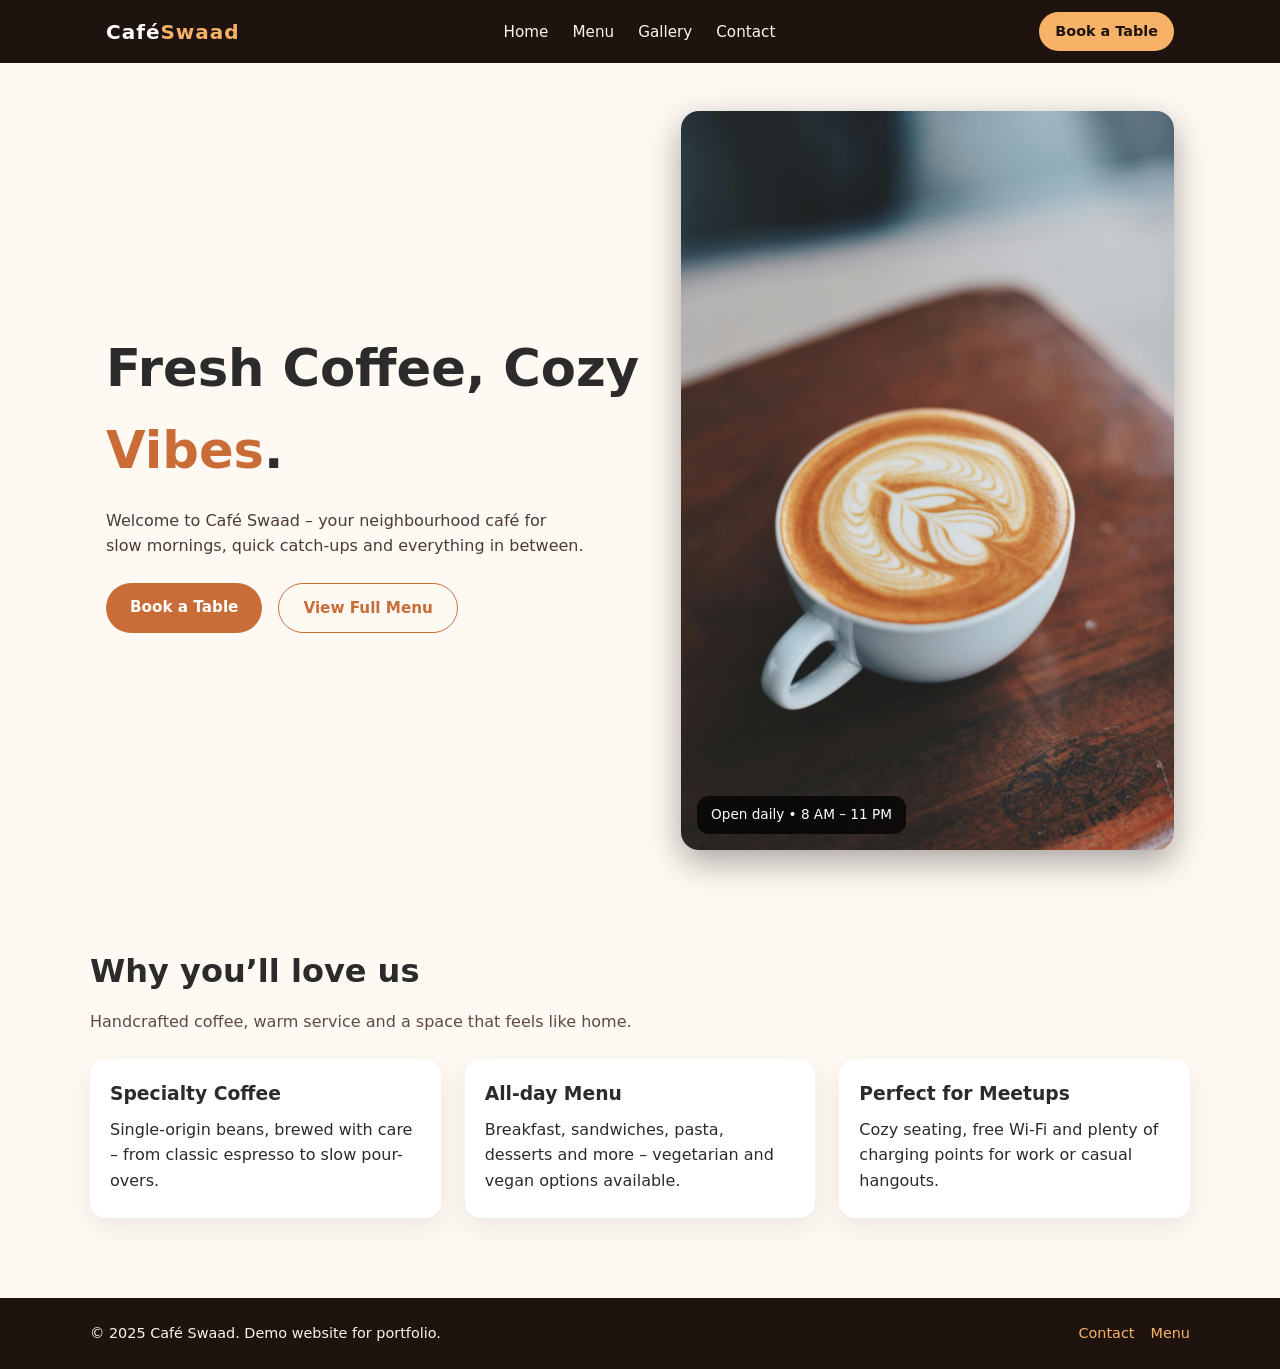
<file: index.html>
<!DOCTYPE html>
<html lang="en">
<head>
  <meta charset="UTF-8" />
  <title>Café Swaad – Fresh Coffee & Bites</title>
  <meta name="viewport" content="width=device-width, initial-scale=1.0" />
  <link rel="stylesheet" href="styles.css" />
</head>
<body>
  <!-- Header / Navbar -->
  <header>
    <div class="container navbar">
      <div class="logo">Café<span>Swaad</span></div>
      <ul class="nav-links">
        <li><a href="index.html">Home</a></li>
        <li><a href="menu.html">Menu</a></li>
        <li><a href="gallery.html">Gallery</a></li>
        <li><a href="booking.html">Contact</a></li>
      </ul>
      <a href="booking.html" class="btn-nav">Book a Table</a>
    </div>
  </header>

  <!-- Hero -->
  <main>
    <section class="hero container">
      <div class="hero-text">
        <h1>Fresh Coffee, Cozy <span>Vibes</span>.</h1>
        <p>
          Welcome to Café Swaad – your neighbourhood café for slow mornings,
          quick catch-ups and everything in between.
        </p>
        <div class="hero-cta">
          <a href="booking.html" class="btn-primary">Book a Table</a>
          <a href="menu.html" class="btn-secondary">View Full Menu</a>
        </div>
      </div>

      <div class="hero-image">
        <!-- UPDATED HERO IMAGE -->
        <img src="images1/latte-table.jpg" alt="Latte with art on a wooden table" />
        <div class="hero-tag">Open daily • 8 AM – 11 PM</div>
      </div>
    </section>

    <!-- Highlights -->
    <section class="section">
      <div class="container">
        <h2>Why you’ll love us</h2>
        <p class="section-subtitle">
          Handcrafted coffee, warm service and a space that feels like home.
        </p>
        <div class="highlight-grid">
          <article class="card">
            <h3>Specialty Coffee</h3>
            <p>
              Single-origin beans, brewed with care – from classic espresso to
              slow pour-overs.
            </p>
          </article>
          <article class="card">
            <h3>All-day Menu</h3>
            <p>
              Breakfast, sandwiches, pasta, desserts and more – vegetarian and
              vegan options available.
            </p>
          </article>
          <article class="card">
            <h3>Perfect for Meetups</h3>
            <p>
              Cozy seating, free Wi-Fi and plenty of charging points for work
              or casual hangouts.
            </p>
          </article>
        </div>
      </div>
    </section>
  </main>

  <!-- Footer -->
  <footer>
    <div class="container footer-content">
      <p>© 2025 Café Swaad. Demo website for portfolio.</p>
      <div class="footer-links">
        <a href="booking.html">Contact</a>
        <a href="menu.html">Menu</a>
      </div>
    </div>
  </footer>
</body>
</html>
</file>
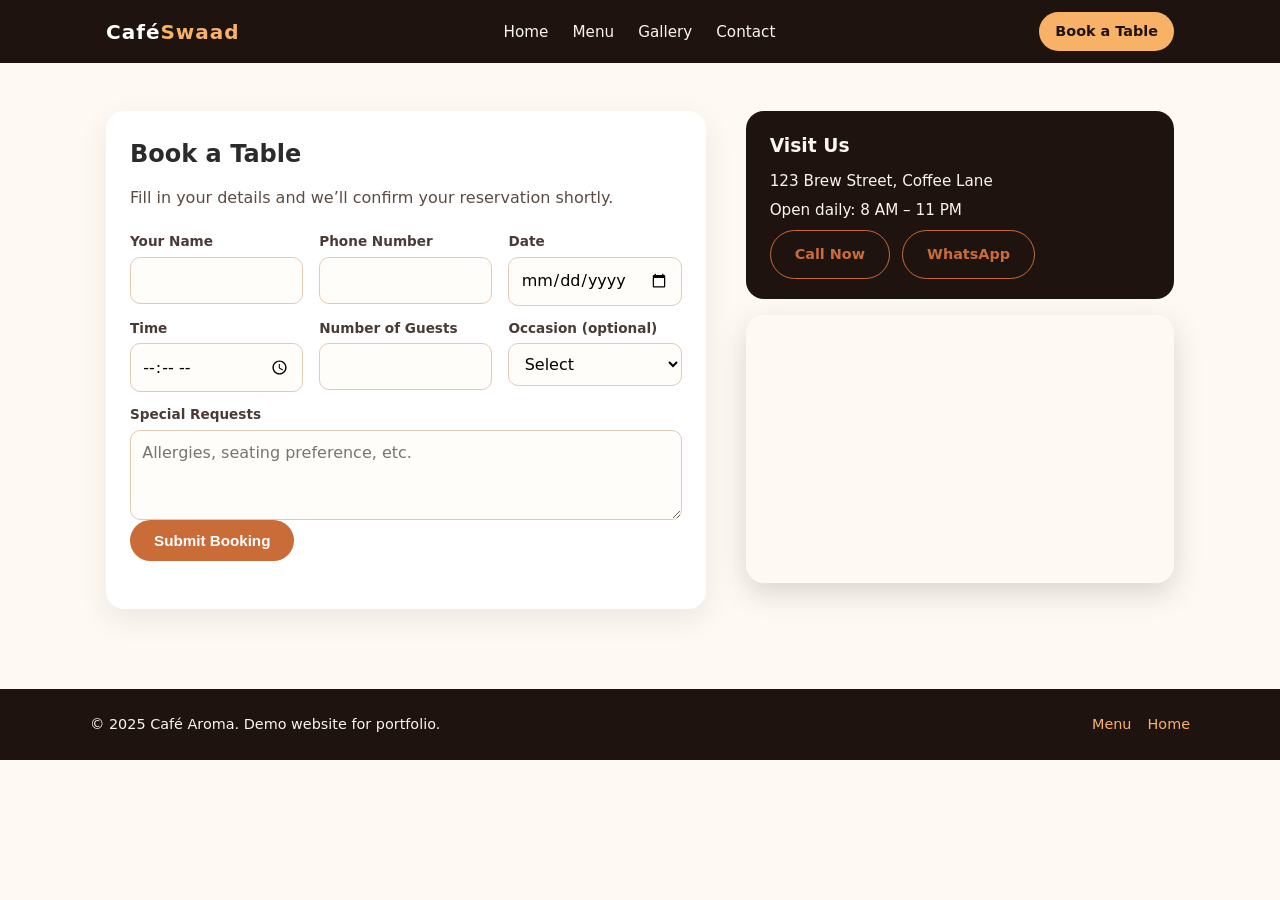
<file: booking.html>
<!DOCTYPE html>
<html lang="en">
<head>
  <meta charset="UTF-8" />
  <title>Book a Table – Café Swaad</title>
  <meta name="viewport" content="width=device-width, initial-scale=1.0" />
  <link rel="stylesheet" href="styles.css" />
</head>
<body>
  <header>
    <div class="container navbar">
      <div class="logo">Café<span>Swaad</span></div>
      <ul class="nav-links">
        <li><a href="index.html">Home</a></li>
        <li><a href="menu.html">Menu</a></li>
        <li><a href="gallery.html">Gallery</a></li>
        <li><a href="booking.html">Contact</a></li>
      </ul>
      <a href="booking.html" class="btn-nav">Book a Table</a>
    </div>
  </header>

  <main>
    <section class="booking-layout container">
      <!-- Form -->
      <form class="booking-form" id="bookingForm">
        <h2>Book a Table</h2>
        <p>Fill in your details and we’ll confirm your reservation shortly.</p>

        <div class="form-grid">
          <div class="form-group">
            <label for="name">Your Name</label>
            <input id="name" name="name" type="text" required />
          </div>

          <div class="form-group">
            <label for="phone">Phone Number</label>
            <input id="phone" name="phone" type="tel" required />
          </div>

          <div class="form-group">
            <label for="date">Date</label>
            <input id="date" name="date" type="date" required />
          </div>

          <div class="form-group">
            <label for="time">Time</label>
            <input id="time" name="time" type="time" required />
          </div>

          <div class="form-group">
            <label for="guests">Number of Guests</label>
            <input id="guests" name="guests" type="number" min="1" max="20" required />
          </div>

          <div class="form-group">
            <label for="occasion">Occasion (optional)</label>
            <select id="occasion" name="occasion">
              <option value="">Select</option>
              <option value="casual">Casual visit</option>
              <option value="birthday">Birthday</option>
              <option value="meeting">Meeting</option>
            </select>
          </div>
        </div>

        <div class="form-group">
          <label for="message">Special Requests</label>
          <textarea id="message" name="message" placeholder="Allergies, seating preference, etc."></textarea>
        </div>

        <button type="submit" class="btn-primary">Submit Booking</button>
        <p id="formMessage" style="margin-top: 0.75rem; font-size: 0.9rem;"></p>
      </form>

      <!-- Contact info + Map -->
      <aside class="booking-aside">
        <div class="contact-card">
          <h3>Visit Us</h3>
          <p>123 Brew Street, Coffee Lane</p>
          <p>Open daily: 8 AM – 11 PM</p>
          <div class="contact-links">
            <a href="tel:+911234567890" class="btn-secondary">Call Now</a>
            <a href="https://wa.me/911234567890" class="btn-secondary">WhatsApp</a>
          </div>
        </div>

        <div class="map-wrapper">
          <!-- You can replace src with a real Google Maps embed -->
          <iframe
            src="https://maps.google.com/maps?q=new%20delhi&t=&z=13&ie=UTF8&iwloc=&output=embed"
            width="100%"
            height="260"
            style="border:0;"
            loading="lazy"
            referrerpolicy="no-referrer-when-downgrade">
          </iframe>
        </div>
      </aside>
    </section>
  </main>

  <footer>
    <div class="container footer-content">
      <p>© 2025 Café Aroma. Demo website for portfolio.</p>
      <div class="footer-links">
        <a href="menu.html">Menu</a>
        <a href="index.html">Home</a>
      </div>
    </div>
  </footer>

  <script src="script.js"></script>
</body>
</html>
</file>
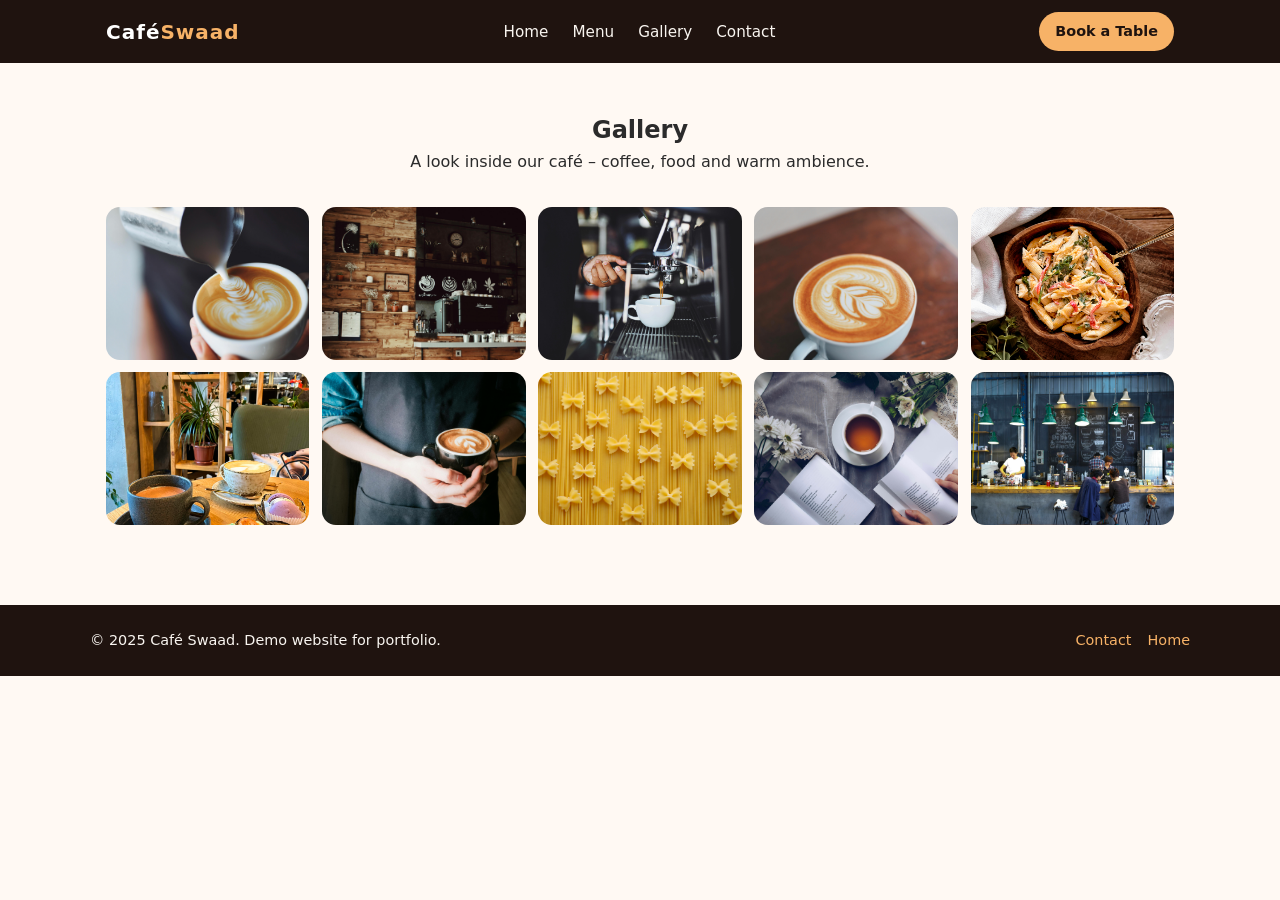
<file: gallery.html>
<!DOCTYPE html>
<html lang="en">
<head>
  <meta charset="UTF-8" />
  <title>Gallery – Café Swaad</title>
  <meta name="viewport" content="width=device-width, initial-scale=1.0" />
  <link rel="stylesheet" href="styles.css" />
</head>
<body>
  <header>
    <div class="container navbar">
      <div class="logo">Café<span>Swaad</span></div>
      <ul class="nav-links">
        <li><a href="index.html">Home</a></li>
        <li><a href="menu.html">Menu</a></li>
        <li><a href="gallery.html">Gallery</a></li>
        <li><a href="booking.html">Contact</a></li>
      </ul>
      <a href="booking.html" class="btn-nav">Book a Table</a>
    </div>
  </header>

  <main>
    <section class="gallery-header container">
      <h1>Gallery</h1>
      <p>A look inside our café – coffee, food and warm ambience.</p>
    </section>

    <section class="gallery-grid container">
      <!-- Top hero-ish shots -->
      <img src="images1/coffee-pour.jpg" alt="Barista pouring latte art into a cup" />
      <img src="images1/cafe-interior-1.jpg" alt="Rustic café interior with wooden wall" />
      <img src="images1/espresso-machine.jpg" alt="Espresso machine pulling a shot" />

      <!-- Drinks & food -->
      <img src="images1/latte-table.jpg" alt="Latte with art on a wooden table" />
      <img src="images1/latte-wood.jpg" alt="Close-up of latte art on a wooden surface" />
      <img src="images1/pasta.jpg" alt="Bowl of creamy pasta with vegetables" />

      <!-- Snacks & people -->
      <img src="images1/cafe-snacks.jpg" alt="Coffee and macarons in a cozy café" />
      <img src="images1/barista.jpg" alt="Barista holding a cup of coffee" />

      <!-- Background & mood shots -->
      <img src="images1/pasta-pattern.jpg" alt="Pattern of bow-tie pasta on spaghetti background" />
      <img src="images1/tea-books.jpg" alt="Cup of tea with flowers and open books" />
    </section>
  </main>

  <footer>
    <div class="container footer-content">
      <p>© 2025 Café Swaad. Demo website for portfolio.</p>
      <div class="footer-links">
        <a href="booking.html">Contact</a>
        <a href="index.html">Home</a>
      </div>
    </div>
  </footer>
</body>
</html>
</file>
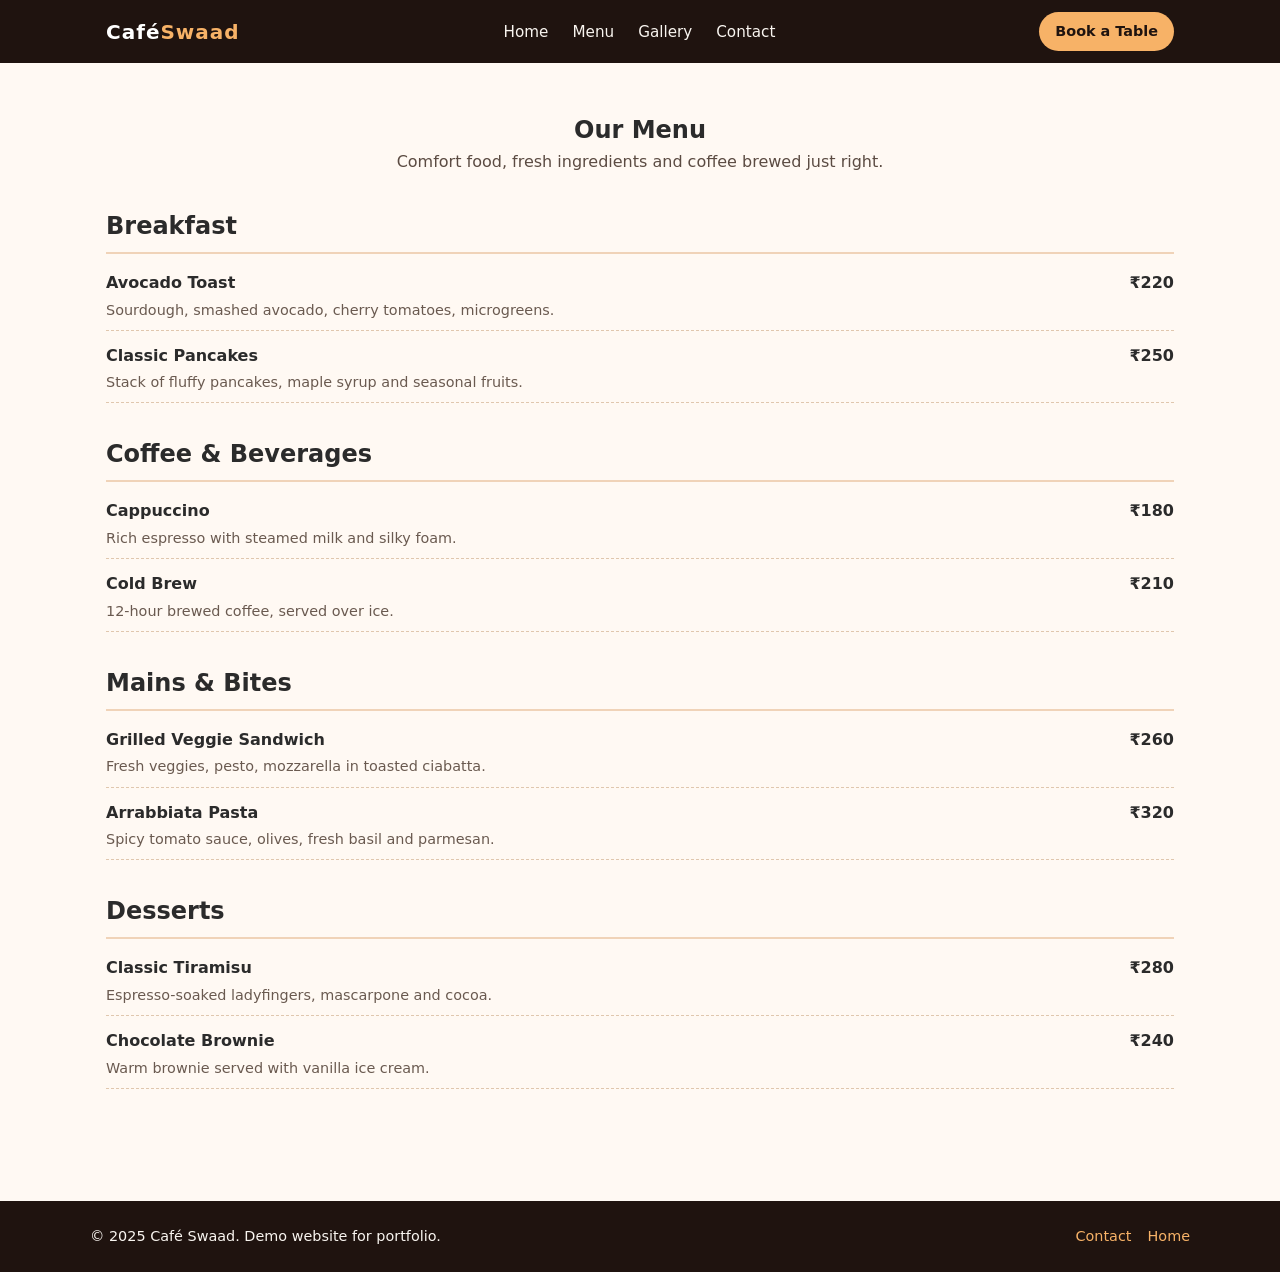
<file: menu.html>
<!DOCTYPE html>
<html lang="en">
<head>
  <meta charset="UTF-8" />
  <title>Menu – Café Swaad</title>
  <meta name="viewport" content="width=device-width, initial-scale=1.0" />
  <link rel="stylesheet" href="styles.css" />
</head>
<body>
  <header>
    <div class="container navbar">
      <div class="logo">Café<span>Swaad</span></div>
      <ul class="nav-links">
        <li><a href="index.html">Home</a></li>
        <li><a href="menu.html">Menu</a></li>
        <li><a href="gallery.html">Gallery</a></li>
        <li><a href="booking.html">Contact</a></li>
      </ul>
      <a href="booking.html" class="btn-nav">Book a Table</a>
    </div>
  </header>

  <main>
    <section class="menu-page-header container">
      <h1>Our Menu</h1>
      <p>Comfort food, fresh ingredients and coffee brewed just right.</p>
    </section>

    <section class="menu-section container">
      <!-- Breakfast -->
      <div class="menu-category">
        <h2>Breakfast</h2>
        <div class="menu-grid">
          <div class="menu-item">
            <div class="menu-item-info">
              <h3>Avocado Toast</h3>
              <p>Sourdough, smashed avocado, cherry tomatoes, microgreens.</p>
            </div>
            <div class="menu-item-price">₹220</div>
          </div>

          <div class="menu-item">
            <div class="menu-item-info">
              <h3>Classic Pancakes</h3>
              <p>Stack of fluffy pancakes, maple syrup and seasonal fruits.</p>
            </div>
            <div class="menu-item-price">₹250</div>
          </div>
        </div>
      </div>

      <!-- Coffee & Beverages -->
      <div class="menu-category">
        <h2>Coffee & Beverages</h2>
        <div class="menu-grid">
          <div class="menu-item">
            <div class="menu-item-info">
              <h3>Cappuccino</h3>
              <p>Rich espresso with steamed milk and silky foam.</p>
            </div>
            <div class="menu-item-price">₹180</div>
          </div>

          <div class="menu-item">
            <div class="menu-item-info">
              <h3>Cold Brew</h3>
              <p>12-hour brewed coffee, served over ice.</p>
            </div>
            <div class="menu-item-price">₹210</div>
          </div>
        </div>
      </div>

      <!-- Mains -->
      <div class="menu-category">
        <h2>Mains & Bites</h2>
        <div class="menu-grid">
          <div class="menu-item">
            <div class="menu-item-info">
              <h3>Grilled Veggie Sandwich</h3>
              <p>Fresh veggies, pesto, mozzarella in toasted ciabatta.</p>
            </div>
            <div class="menu-item-price">₹260</div>
          </div>

          <div class="menu-item">
            <div class="menu-item-info">
              <h3>Arrabbiata Pasta</h3>
              <p>Spicy tomato sauce, olives, fresh basil and parmesan.</p>
            </div>
            <div class="menu-item-price">₹320</div>
          </div>
        </div>
      </div>

      <!-- Desserts -->
      <div class="menu-category">
        <h2>Desserts</h2>
        <div class="menu-grid">
          <div class="menu-item">
            <div class="menu-item-info">
              <h3>Classic Tiramisu</h3>
              <p>Espresso-soaked ladyfingers, mascarpone and cocoa.</p>
            </div>
            <div class="menu-item-price">₹280</div>
          </div>

          <div class="menu-item">
            <div class="menu-item-info">
              <h3>Chocolate Brownie</h3>
              <p>Warm brownie served with vanilla ice cream.</p>
            </div>
            <div class="menu-item-price">₹240</div>
          </div>
        </div>
      </div>
    </section>
  </main>

  <footer>
    <div class="container footer-content">
      <p>© 2025 Café Swaad. Demo website for portfolio.</p>
      <div class="footer-links">
        <a href="booking.html">Contact</a>
        <a href="index.html">Home</a>
      </div>
    </div>
  </footer>
</body>
</html>
</file>
<file: styles.css>
/* ========== Base Reset & Typography ========== */
* {
  margin: 0;
  padding: 0;
  box-sizing: border-box;
}

html {
  scroll-behavior: smooth;
}

body {
  font-family: system-ui, -apple-system, BlinkMacSystemFont, "Segoe UI", sans-serif;
  background: #fff9f3;
  color: #2b2b2b;
  line-height: 1.6;
}

/* ========== Layout Helpers ========== */
.container {
  width: min(1100px, 100% - 2rem);
  margin: 0 auto;
}

/* ========== Header / Navbar ========== */
header {
  background: #1f130f;
  color: #fff;
  position: sticky;
  top: 0;
  z-index: 50;
}

.navbar {
  display: flex;
  align-items: center;
  justify-content: space-between;
  padding: 0.75rem 1rem;
}

.logo {
  font-weight: 700;
  font-size: 1.25rem;
  letter-spacing: 1px;
}

.logo span {
  color: #f7b267;
}

.nav-links {
  list-style: none;
  display: flex;
  gap: 1.5rem;
}

.nav-links a {
  text-decoration: none;
  color: #f9f5f0;
  font-size: 0.95rem;
  transition: opacity 0.2s;
}

.nav-links a:hover {
  opacity: 0.7;
}

.btn-nav {
  padding: 0.5rem 1rem;
  border-radius: 999px;
  border: none;
  background: #f7b267;
  color: #1f130f;
  font-weight: 600;
  text-decoration: none;
  font-size: 0.9rem;
  cursor: pointer;
  transition: transform 0.15s, box-shadow 0.15s, opacity 0.2s;
}

.btn-nav:hover {
  transform: translateY(-1px);
  box-shadow: 0 4px 10px rgba(0, 0, 0, 0.2);
  opacity: 0.9;
}

/* ========== Hero Section (Home) ========== */
.hero {
  min-height: 75vh;
  display: grid;
  grid-template-columns: 1.1fr 1fr;
  gap: 2rem;
  align-items: center;
  padding: 3rem 1rem;
}

.hero-text h1 {
  font-size: clamp(2.4rem, 4vw, 3.2rem);
  margin-bottom: 1rem;
}

.hero-text h1 span {
  color: #c96c38;
}

.hero-text p {
  max-width: 30rem;
  margin-bottom: 1.5rem;
  color: #4a3b35;
}

.hero-cta {
  display: flex;
  gap: 1rem;
  flex-wrap: wrap;
}

.btn-primary,
.btn-secondary {
  padding: 0.75rem 1.5rem;
  border-radius: 999px;
  border: none;
  cursor: pointer;
  font-weight: 600;
  text-decoration: none;
  font-size: 0.95rem;
  transition: transform 0.15s, box-shadow 0.15s, background 0.15s, color 0.15s;
}

.btn-primary {
  background: #c96c38;
  color: #fff;
}

.btn-primary:hover {
  transform: translateY(-1px);
  box-shadow: 0 4px 10px rgba(0, 0, 0, 0.2);
}

.btn-secondary {
  background: transparent;
  color: #c96c38;
  border: 1px solid #c96c38;
}

.btn-secondary:hover {
  background: #c96c38;
  color: #fff;
}

.hero-image {
  position: relative;
  border-radius: 18px;
  overflow: hidden;
  box-shadow: 0 12px 35px rgba(0, 0, 0, 0.35);
}

.hero-image img {
  width: 100%;
  height: 100%;
  display: block;
  object-fit: cover;
}

.hero-tag {
  position: absolute;
  bottom: 1rem;
  left: 1rem;
  background: rgba(0, 0, 0, 0.75);
  color: #fff;
  padding: 0.5rem 0.9rem;
  border-radius: 12px;
  font-size: 0.85rem;
}

/* ========== Section Styles ========== */
.section {
  padding: 3rem 1rem;
}

.section h2 {
  font-size: 2rem;
  margin-bottom: 0.75rem;
}

.section-subtitle {
  margin-bottom: 1.5rem;
  color: #5b4b42;
}

/* ========== Home – Highlights ========== */
.highlight-grid {
  display: grid;
  grid-template-columns: repeat(auto-fit, minmax(220px, 1fr));
  gap: 1.5rem;
}

.card {
  background: #fff;
  border-radius: 16px;
  padding: 1.25rem 1.25rem 1.5rem;
  box-shadow: 0 10px 30px rgba(0, 0, 0, 0.08);
}

.card h3 {
  margin-bottom: 0.5rem;
}

/* ========== Menu Page ========== */
.menu-page-header {
  text-align: center;
  padding: 3rem 1rem 1rem;
}

.menu-page-header p {
  color: #5b4b42;
}

.menu-section {
  padding: 1rem 1rem 3rem;
}

.menu-category {
  margin-bottom: 2rem;
}

.menu-category h2 {
  border-bottom: 2px solid #f0d3b8;
  padding-bottom: 0.4rem;
  margin-bottom: 1rem;
}

.menu-grid {
  display: grid;
  gap: 0.75rem 1.5rem;
}

.menu-item {
  display: flex;
  justify-content: space-between;
  gap: 1rem;
  padding-bottom: 0.5rem;
  border-bottom: 1px dashed #e0c7ae;
}

.menu-item-info h3 {
  font-size: 1rem;
  margin-bottom: 0.2rem;
}

.menu-item-info p {
  font-size: 0.9rem;
  color: #6a5a50;
}

.menu-item-price {
  font-weight: 600;
  white-space: nowrap;
}

/* ========== Gallery Page ========== */
.gallery-header {
  text-align: center;
  padding: 3rem 1rem 1rem;
}

.gallery-grid {
  padding: 1rem 1rem 3rem;
  display: grid;
  grid-template-columns: repeat(auto-fit, minmax(200px, 1fr));
  gap: 0.8rem;
}

.gallery-grid img {
  width: 100%;
  display: block;
  border-radius: 14px;
  object-fit: cover;
  aspect-ratio: 4 / 3;
  filter: saturate(1.1);
  transition: transform 0.2s, box-shadow 0.2s;
}

.gallery-grid img:hover {
  transform: translateY(-3px);
  box-shadow: 0 10px 25px rgba(0, 0, 0, 0.25);
}

/* ========== Booking / Contact Page ========== */
.booking-layout {
  padding: 3rem 1rem;
  display: grid;
  grid-template-columns: minmax(0, 1.4fr) minmax(0, 1fr);
  gap: 2.5rem;
}

.booking-form {
  background: #fff;
  border-radius: 18px;
  padding: 1.5rem 1.5rem 1.75rem;
  box-shadow: 0 10px 30px rgba(0, 0, 0, 0.08);
}

.booking-form h2 {
  margin-bottom: 0.75rem;
}

.booking-form p {
  margin-bottom: 1.25rem;
  color: #5b4b42;
}

.form-grid {
  display: grid;
  grid-template-columns: repeat(auto-fit, minmax(160px, 1fr));
  gap: 0.75rem 1rem;
  margin-bottom: 0.75rem;
}

.form-group {
  display: flex;
  flex-direction: column;
  gap: 0.25rem;
}

label {
  font-size: 0.85rem;
  font-weight: 600;
  color: #4a3b35;
}

input,
textarea,
select {
  padding: 0.6rem 0.7rem;
  border-radius: 10px;
  border: 1px solid #e3cbb3;
  background: #fffdf9;
  font: inherit;
}

textarea {
  resize: vertical;
  min-height: 90px;
}

input:focus,
textarea:focus,
select:focus {
  outline: none;
  border-color: #c96c38;
  box-shadow: 0 0 0 2px rgba(201, 108, 56, 0.15);
}

.booking-aside {
  display: flex;
  flex-direction: column;
  gap: 1rem;
}

.contact-card {
  background: #1f130f;
  color: #f9f5f0;
  border-radius: 18px;
  padding: 1.25rem 1.5rem;
}

.contact-card h3 {
  margin-bottom: 0.5rem;
}

.contact-card p {
  font-size: 0.95rem;
  margin-bottom: 0.3rem;
}

.contact-links {
  display: flex;
  flex-wrap: wrap;
  gap: 0.75rem;
  margin-top: 0.5rem;
}

.contact-links a {
  text-decoration: none;
  font-size: 0.9rem;
}

.map-wrapper {
  border-radius: 18px;
  overflow: hidden;
  box-shadow: 0 10px 30px rgba(0, 0, 0, 0.15);
}

/* ========== Footer ========== */
footer {
  background: #1f130f;
  color: #f9f5f0;
  padding: 1.5rem 1rem;
  margin-top: 2rem;
}

.footer-content {
  display: flex;
  flex-wrap: wrap;
  gap: 1rem;
  justify-content: space-between;
  align-items: center;
  font-size: 0.9rem;
}

.footer-links {
  display: flex;
  gap: 1rem;
}

.footer-links a {
  color: #f7b267;
  text-decoration: none;
  font-size: 0.9rem;
}

/* ========== Responsive ========== */
@media (max-width: 768px) {
  .hero {
    grid-template-columns: 1fr;
    padding-top: 2rem;
  }

  .hero-image {
    order: -1;
  }

  .navbar {
    flex-wrap: wrap;
    gap: 0.75rem;
  }

  .nav-links {
    display: none; /* keeping it simple for now */
  }

  .booking-layout {
    grid-template-columns: 1fr;
  }
}
</file>
